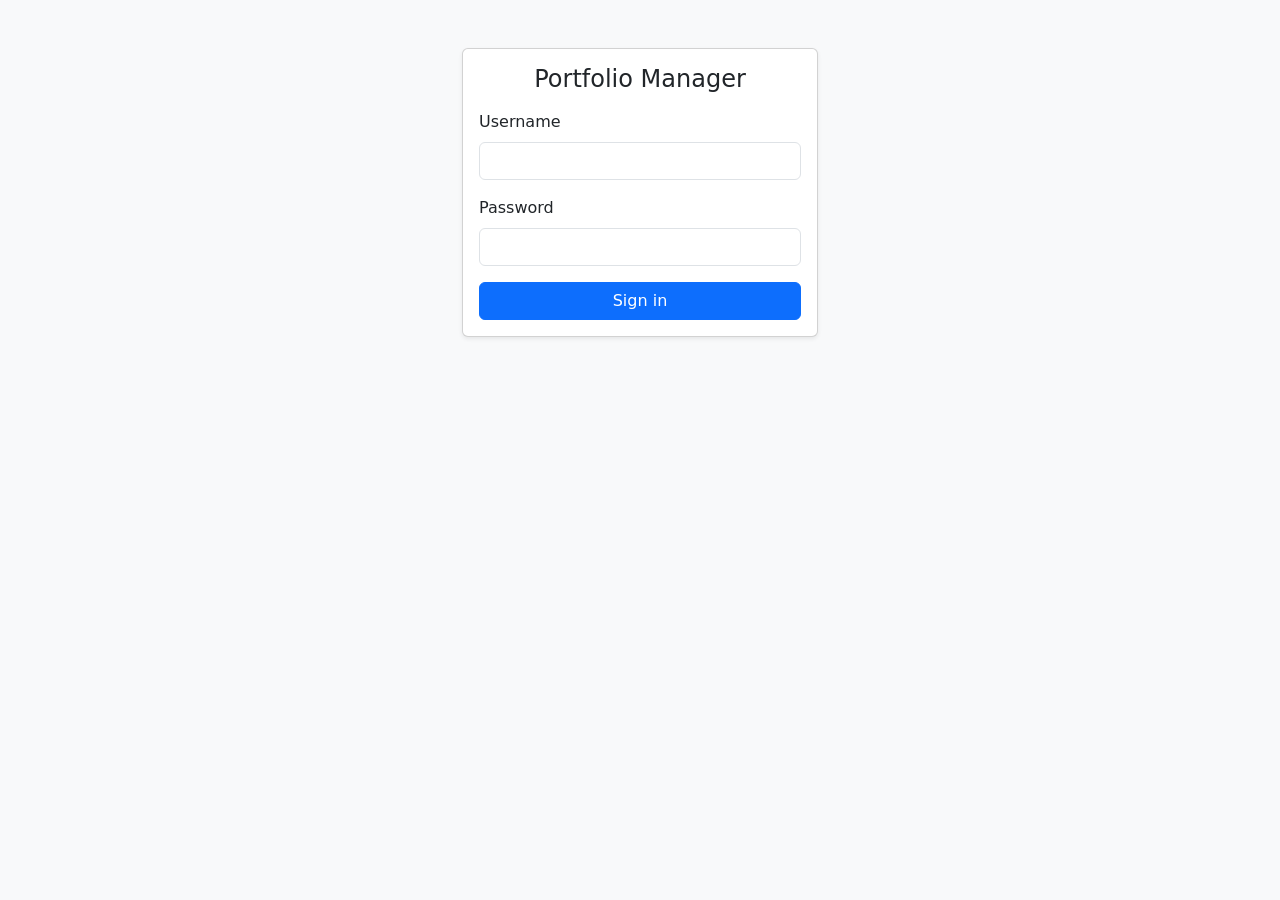
<file: src/main/resources/login.html>
<!doctype html>
<html lang="en">
<head>
  <meta charset="UTF-8">
  <meta name="viewport" content="width=device-width, initial-scale=1.0">
  <title>Portfolio Manager - Login</title>
  <link href="https://cdn.jsdelivr.net/npm/bootstrap@5.3.3/dist/css/bootstrap.min.css" rel="stylesheet">
</head>
<body class="bg-light">
<div class="container py-5">
  <div class="row justify-content-center">
    <div class="col-md-4">
      <div class="card shadow-sm">
        <div class="card-body">
          <h4 class="mb-3 text-center">Portfolio Manager</h4>
          <p class="text-muted small text-center"></p>
          <form method="post" action="/login">
            <div class="mb-3">
              <label for="username" class="form-label">Username</label>
              <input id="username" name="username" class="form-control" required>
            </div>
            <div class="mb-3">
              <label for="password" class="form-label">Password</label>
              <input id="password" name="password" type="password" class="form-control" required>
            </div>
            <button class="btn btn-primary w-100" type="submit">Sign in</button>
          </form>
        </div>
      </div>
    </div>
  </div>
</div>
</body>
</html>
</file>
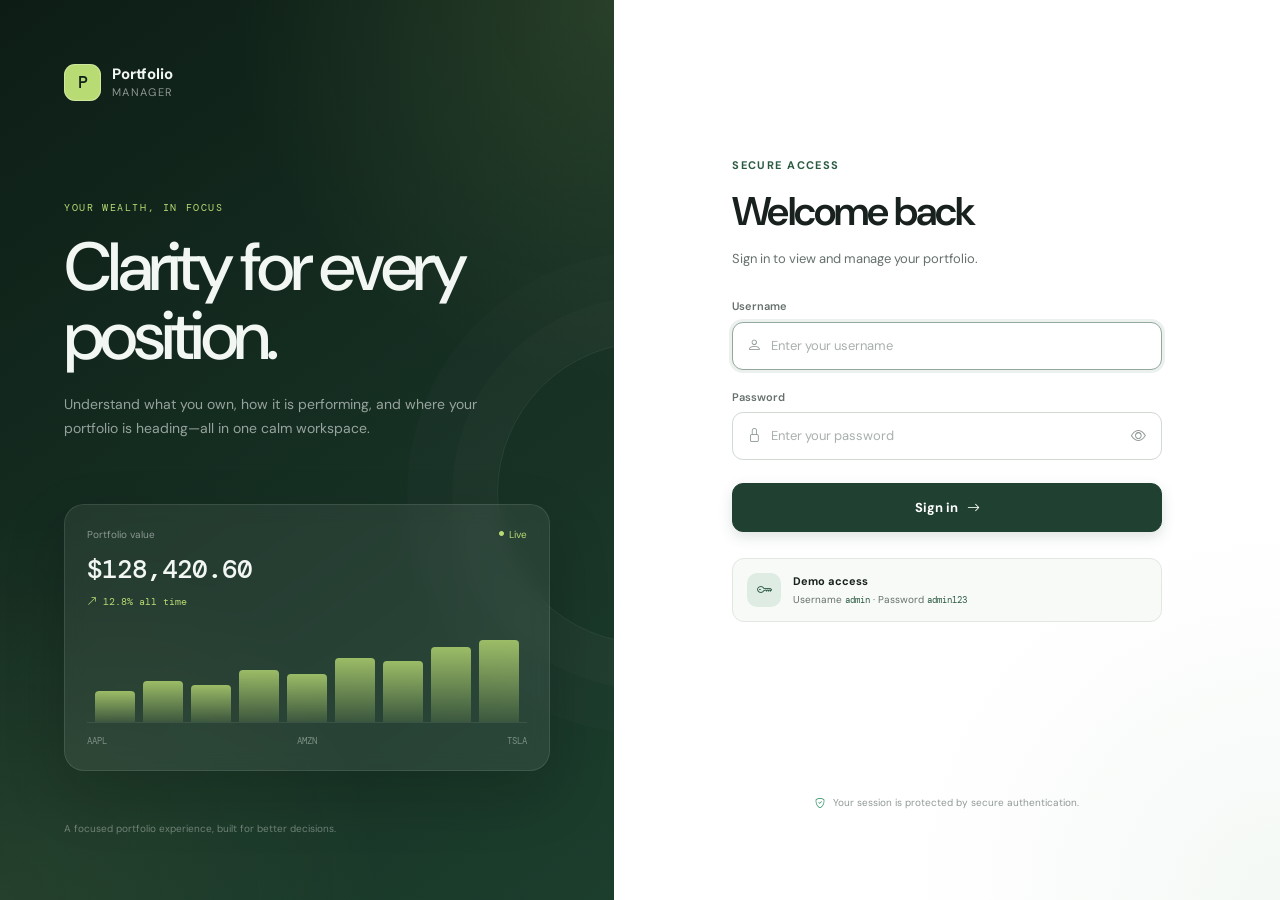
<file: src/main/resources/static/login.html>
<!doctype html>
<html lang="en">
<head>
  <meta charset="UTF-8">
  <meta name="viewport" content="width=device-width, initial-scale=1.0">
  <meta name="theme-color" content="#11221b">
  <title>Sign in · Portfolio Manager</title>
  <link rel="preconnect" href="https://fonts.googleapis.com">
  <link rel="preconnect" href="https://fonts.gstatic.com" crossorigin>
  <link href="https://fonts.googleapis.com/css2?family=DM+Mono:wght@400;500&amp;family=DM+Sans:wght@400;500;600;700&amp;display=swap" rel="stylesheet">
  <link href="https://cdn.jsdelivr.net/npm/bootstrap-icons@1.11.3/font/bootstrap-icons.min.css" rel="stylesheet">
  <link href="css/style.css" rel="stylesheet">
</head>
<body class="login-page">
<main class="login-shell">
  <section class="login-showcase" aria-label="Portfolio Manager introduction">
    <a class="brand brand-light" href="login.html" aria-label="Portfolio Manager sign in">
      <span class="brand-mark" aria-hidden="true">P</span>
      <span class="brand-copy">
                <strong>Portfolio</strong>
                <small>Manager</small>
            </span>
    </a>

    <div class="showcase-copy">
      <p class="showcase-kicker">YOUR WEALTH, IN FOCUS</p>
      <h1>Clarity for every position.</h1>
      <p>Understand what you own, how it is performing, and where your portfolio is heading—all in one calm workspace.</p>
    </div>

    <div class="showcase-preview" aria-hidden="true">
      <div class="preview-topline">
        <span>Portfolio value</span>
        <span class="preview-live"><i class="bi bi-circle-fill"></i> Live</span>
      </div>
      <strong>$128,420.60</strong>
      <div class="preview-return"><i class="bi bi-arrow-up-right"></i> 12.8% all time</div>
      <div class="preview-chart">
        <span style="height: 34%"></span>
        <span style="height: 46%"></span>
        <span style="height: 41%"></span>
        <span style="height: 58%"></span>
        <span style="height: 54%"></span>
        <span style="height: 72%"></span>
        <span style="height: 68%"></span>
        <span style="height: 84%"></span>
        <span style="height: 92%"></span>
      </div>
      <div class="preview-holdings">
        <span>AAPL</span><span>AMZN</span><span>TSLA</span>
      </div>
    </div>

    <p class="showcase-footer">A focused portfolio experience, built for better decisions.</p>
  </section>

  <section class="login-panel">
    <a class="brand login-mobile-brand" href="login.html" aria-label="Portfolio Manager sign in">
      <span class="brand-mark" aria-hidden="true">P</span>
      <span class="brand-copy">
                <strong>Portfolio</strong>
                <small>Manager</small>
            </span>
    </a>

    <div class="login-form-wrap">
      <div class="login-heading">
        <p class="eyebrow">Secure access</p>
        <h2>Welcome back</h2>
        <p>Sign in to view and manage your portfolio.</p>
      </div>

      <div class="login-notice" id="loginNotice" role="status" hidden></div>

      <form class="login-form" method="post" action="/login">
        <label class="form-field" for="username">
          <span>Username</span>
          <span class="login-input">
                        <i class="bi bi-person" aria-hidden="true"></i>
                        <input id="username" name="username" autocomplete="username" placeholder="Enter your username" required autofocus>
                    </span>
        </label>

        <label class="form-field" for="password">
          <span>Password</span>
          <span class="login-input">
                        <i class="bi bi-lock" aria-hidden="true"></i>
                        <input id="password" name="password" type="password" autocomplete="current-password" placeholder="Enter your password" required>
                        <button class="password-toggle" id="passwordToggle" type="button" aria-label="Show password">
                            <i class="bi bi-eye" aria-hidden="true"></i>
                        </button>
                    </span>
        </label>

        <button class="primary-button login-submit" type="submit">
          Sign in
          <i class="bi bi-arrow-right" aria-hidden="true"></i>
        </button>
      </form>

      <div class="demo-access">
        <span class="demo-icon"><i class="bi bi-key" aria-hidden="true"></i></span>
        <span>
                    <strong>Demo access</strong>
                    <small>Username <code>admin</code> · Password <code>admin123</code></small>
                </span>
      </div>
    </div>

    <p class="login-footer"><i class="bi bi-shield-check" aria-hidden="true"></i> Your session is protected by secure authentication.</p>
  </section>
</main>

<script>
  (() => {
    const params = new URLSearchParams(window.location.search);
    const notice = document.getElementById('loginNotice');
    if (params.has('error')) {
      notice.textContent = 'The username or password is incorrect. Please try again.';
      notice.className = 'login-notice error';
      notice.hidden = false;
    } else if (params.has('logout')) {
      notice.textContent = 'You have been signed out successfully.';
      notice.className = 'login-notice success';
      notice.hidden = false;
    }

    const toggle = document.getElementById('passwordToggle');
    const password = document.getElementById('password');
    toggle.addEventListener('click', () => {
      const showing = password.type === 'text';
      password.type = showing ? 'password' : 'text';
      toggle.setAttribute('aria-label', showing ? 'Show password' : 'Hide password');
      toggle.querySelector('i').className = showing ? 'bi bi-eye' : 'bi bi-eye-slash';
    });
  })();
</script>
</body>
</html>
</file>
<file: src/main/resources/static/css/style.css>
:root {
    --canvas: #f4f6f2;
    --surface: #ffffff;
    --surface-soft: #f8faf7;
    --surface-tint: #eef3ed;
    --ink: #18211d;
    --ink-soft: #66716b;
    --ink-faint: #919a95;
    --line: #e2e7e2;
    --line-strong: #d2d9d3;
    --forest-950: #102119;
    --forest-900: #162b21;
    --forest-800: #204131;
    --forest-700: #2b5a43;
    --forest-100: #dfece4;
    --forest-50: #edf5f0;
    --lime: #b9db73;
    --lime-soft: #e6f2cb;
    --amber: #e8a45c;
    --amber-soft: #f9ead8;
    --positive: #21865b;
    --positive-soft: #e6f4ed;
    --negative: #c4534f;
    --negative-soft: #f9e8e6;
    --shadow-sm: 0 1px 2px rgba(18, 40, 29, 0.04), 0 6px 18px rgba(18, 40, 29, 0.035);
    --shadow-lg: 0 24px 70px rgba(14, 37, 25, 0.16);
    --radius-xl: 24px;
    --radius-lg: 18px;
    --radius-md: 14px;
    --radius-sm: 10px;
    --sidebar-width: 248px;
}

* {
    box-sizing: border-box;
}

[hidden] {
    display: none !important;
}

html {
    scroll-behavior: smooth;
}

body {
    margin: 0;
    color: var(--ink);
    background: var(--canvas);
    font-family: "DM Sans", -apple-system, BlinkMacSystemFont, "Segoe UI", sans-serif;
    font-size: 15px;
    line-height: 1.5;
    -webkit-font-smoothing: antialiased;
}

button,
input,
select {
    font: inherit;
}

button,
a,
input,
select {
    -webkit-tap-highlight-color: transparent;
}

button {
    cursor: pointer;
}

a {
    color: inherit;
    text-decoration: none;
}

h1,
h2,
h3,
p {
    margin-top: 0;
}

.visually-hidden {
    position: absolute !important;
    width: 1px !important;
    height: 1px !important;
    padding: 0 !important;
    margin: -1px !important;
    overflow: hidden !important;
    clip: rect(0, 0, 0, 0) !important;
    white-space: nowrap !important;
    border: 0 !important;
}

.skip-link {
    position: fixed;
    z-index: 200;
    top: 12px;
    left: 12px;
    transform: translateY(-160%);
    border-radius: 8px;
    background: var(--surface);
    padding: 10px 14px;
    box-shadow: var(--shadow-lg);
    font-weight: 700;
    transition: transform 160ms ease;
}

.skip-link:focus {
    transform: translateY(0);
}

:focus-visible {
    outline: 3px solid rgba(43, 90, 67, 0.28);
    outline-offset: 3px;
}

.dashboard-page {
    min-height: 100vh;
}

.app-layout {
    display: grid;
    grid-template-columns: var(--sidebar-width) minmax(0, 1fr);
    min-height: 100vh;
}

.sidebar {
    position: sticky;
    top: 0;
    height: 100vh;
    display: flex;
    flex-direction: column;
    padding: 28px 20px 20px;
    color: #f7fbf8;
    background:
            radial-gradient(circle at 20% 8%, rgba(185, 219, 115, 0.08), transparent 28%),
            linear-gradient(180deg, var(--forest-950), #0d1c15 100%);
}

.brand {
    display: inline-flex;
    align-items: center;
    gap: 11px;
    width: fit-content;
}

.brand-mark {
    width: 37px;
    height: 37px;
    display: grid;
    place-items: center;
    flex: 0 0 auto;
    border-radius: 11px;
    color: var(--forest-950);
    background: var(--lime);
    font-family: "DM Mono", monospace;
    font-size: 17px;
    font-weight: 500;
    box-shadow: inset 0 0 0 1px rgba(255, 255, 255, 0.3);
}

.brand-copy {
    display: grid;
    line-height: 1.05;
}

.brand-copy strong {
    font-size: 15px;
    letter-spacing: -0.01em;
}

.brand-copy small {
    margin-top: 4px;
    color: rgba(242, 248, 244, 0.55);
    font-size: 11px;
    letter-spacing: 0.12em;
    text-transform: uppercase;
}

.side-nav {
    display: grid;
    gap: 6px;
    margin-top: 56px;
}

.side-nav-link {
    display: flex;
    align-items: center;
    gap: 13px;
    min-height: 47px;
    padding: 0 14px;
    border: 1px solid transparent;
    border-radius: 12px;
    color: rgba(239, 247, 242, 0.64);
    font-size: 14px;
    font-weight: 500;
    transition: color 160ms ease, background 160ms ease, border-color 160ms ease;
}

.side-nav-link i {
    width: 18px;
    font-size: 16px;
}

.side-nav-link:hover {
    color: #fff;
    background: rgba(255, 255, 255, 0.05);
}

.side-nav-link.active {
    color: #fff;
    border-color: rgba(255, 255, 255, 0.07);
    background: rgba(255, 255, 255, 0.09);
}

.side-nav-link.active i {
    color: var(--lime);
}

.sidebar-bottom {
    display: grid;
    gap: 14px;
    margin-top: auto;
}

.market-status {
    display: flex;
    align-items: center;
    gap: 11px;
    padding: 13px 14px;
    border: 1px solid rgba(255, 255, 255, 0.08);
    border-radius: var(--radius-md);
    background: rgba(255, 255, 255, 0.04);
}

.status-dot {
    position: relative;
    width: 9px;
    height: 9px;
    border-radius: 50%;
    background: var(--lime);
    box-shadow: 0 0 0 4px rgba(185, 219, 115, 0.1);
}

.market-status span:last-child,
.account-copy {
    display: grid;
    min-width: 0;
}

.market-status strong,
.account-copy strong {
    overflow: hidden;
    font-size: 12px;
    font-weight: 600;
    text-overflow: ellipsis;
    white-space: nowrap;
}

.market-status small,
.account-copy small {
    color: rgba(239, 247, 242, 0.48);
    font-size: 11px;
}

.account-block {
    display: grid;
    grid-template-columns: auto minmax(0, 1fr) auto;
    align-items: center;
    gap: 10px;
    padding: 8px 5px;
}

.user-avatar {
    width: 35px;
    height: 35px;
    display: grid;
    place-items: center;
    border: 1px solid rgba(255, 255, 255, 0.12);
    border-radius: 50%;
    color: var(--lime);
    background: rgba(255, 255, 255, 0.07);
    font-family: "DM Mono", monospace;
    font-size: 11px;
}

.account-block form {
    margin: 0;
}

.icon-button {
    width: 38px;
    height: 38px;
    display: inline-grid;
    place-items: center;
    flex: 0 0 auto;
    border: 1px solid var(--line);
    border-radius: 11px;
    color: var(--ink-soft);
    background: var(--surface);
    transition: color 160ms ease, background 160ms ease, border-color 160ms ease;
}

.icon-button:hover {
    color: var(--forest-700);
    border-color: var(--line-strong);
    background: var(--surface-soft);
}

.logout-button {
    width: 34px;
    height: 34px;
    color: rgba(239, 247, 242, 0.55);
    border-color: transparent;
    background: transparent;
}

.logout-button:hover {
    color: #fff;
    border-color: rgba(255, 255, 255, 0.1);
    background: rgba(255, 255, 255, 0.08);
}

.main-content {
    width: 100%;
    max-width: 1600px;
    min-width: 0;
    margin: 0 auto;
    padding: 38px clamp(24px, 3.5vw, 58px) 24px;
}

.topbar {
    display: flex;
    align-items: flex-end;
    justify-content: space-between;
    gap: 24px;
    margin-bottom: 26px;
    scroll-margin-top: 32px;
}

.eyebrow,
.card-kicker {
    margin-bottom: 7px;
    color: var(--forest-700);
    font-size: 11px;
    font-weight: 700;
    letter-spacing: 0.13em;
    text-transform: uppercase;
}

.topbar h1 {
    margin-bottom: 5px;
    font-size: clamp(25px, 3vw, 34px);
    font-weight: 600;
    letter-spacing: -0.04em;
    line-height: 1.14;
}

.topbar-date {
    margin-bottom: 0;
    color: var(--ink-soft);
    font-size: 13px;
}

.topbar-actions {
    display: flex;
    align-items: center;
    gap: 14px;
}

.last-updated {
    display: inline-flex;
    align-items: center;
    gap: 7px;
    color: var(--ink-faint);
    font-size: 12px;
    white-space: nowrap;
}

.last-updated i {
    color: var(--forest-700);
}

.primary-button,
.secondary-button,
.danger-button,
.text-button {
    min-height: 42px;
    display: inline-flex;
    align-items: center;
    justify-content: center;
    gap: 9px;
    border-radius: 11px;
    padding: 0 16px;
    font-size: 13px;
    font-weight: 700;
    transition: transform 160ms ease, box-shadow 160ms ease, background 160ms ease, border-color 160ms ease;
}

.primary-button {
    color: #fff;
    border: 1px solid var(--forest-800);
    background: var(--forest-800);
    box-shadow: 0 5px 14px rgba(31, 70, 52, 0.15);
}

.primary-button:hover {
    transform: translateY(-1px);
    border-color: var(--forest-700);
    background: var(--forest-700);
    box-shadow: 0 8px 20px rgba(31, 70, 52, 0.2);
}

.primary-button:disabled,
.secondary-button:disabled,
.danger-button:disabled {
    cursor: wait;
    opacity: 0.65;
    transform: none;
    box-shadow: none;
}

.secondary-button {
    color: var(--forest-800);
    border: 1px solid var(--line-strong);
    background: var(--surface);
}

.secondary-button:hover {
    border-color: #b8c6bb;
    background: var(--forest-50);
}

.danger-button {
    color: #fff;
    border: 1px solid var(--negative);
    background: var(--negative);
}

.danger-button:hover {
    background: #ab403d;
}

.text-button {
    color: var(--ink-soft);
    border: 1px solid transparent;
    background: transparent;
}

.text-button:hover {
    color: var(--ink);
    background: var(--surface-soft);
}

.portfolio-hero {
    position: relative;
    isolation: isolate;
    display: grid;
    grid-template-columns: minmax(290px, 1.1fr) minmax(450px, 1fr);
    gap: 36px;
    overflow: hidden;
    padding: clamp(26px, 3.2vw, 42px);
    border-radius: var(--radius-xl);
    color: #f5faf6;
    background:
            radial-gradient(circle at 7% 120%, rgba(185, 219, 115, 0.19), transparent 38%),
            radial-gradient(circle at 83% -45%, rgba(185, 219, 115, 0.13), transparent 38%),
            linear-gradient(118deg, #11271d 0%, #19372a 55%, #204632 100%);
    box-shadow: 0 16px 38px rgba(16, 41, 28, 0.13);
}

.portfolio-hero::after {
    content: "";
    position: absolute;
    z-index: -1;
    width: 260px;
    height: 260px;
    right: -95px;
    bottom: -170px;
    border: 1px solid rgba(255, 255, 255, 0.11);
    border-radius: 50%;
    box-shadow:
            0 0 0 38px rgba(255, 255, 255, 0.02),
            0 0 0 76px rgba(255, 255, 255, 0.015);
}

.value-heading {
    display: flex;
    align-items: center;
    justify-content: space-between;
    gap: 12px;
}

.value-heading p {
    margin-bottom: 0;
    color: rgba(241, 248, 243, 0.65);
    font-size: 13px;
}

.privacy-indicator {
    display: inline-flex;
    align-items: center;
    gap: 6px;
    padding: 5px 9px;
    border: 1px solid rgba(255, 255, 255, 0.1);
    border-radius: 999px;
    color: rgba(244, 249, 245, 0.64);
    background: rgba(255, 255, 255, 0.05);
    font-size: 10px;
    letter-spacing: 0.05em;
    text-transform: uppercase;
}

.hero-value {
    margin: 12px 0 8px;
    font-family: "DM Mono", monospace;
    font-size: clamp(34px, 4.3vw, 54px);
    font-weight: 500;
    letter-spacing: -0.06em;
    line-height: 1.05;
}

.return-line {
    display: flex;
    align-items: center;
    gap: 10px;
    color: rgba(241, 248, 243, 0.54);
    font-size: 12px;
}

.return-badge {
    display: inline-flex;
    align-items: center;
    gap: 5px;
    padding: 5px 8px;
    border-radius: 999px;
    font-family: "DM Mono", monospace;
    font-size: 11px;
    font-weight: 500;
}

.return-badge.profit {
    color: #dff4b4;
    background: rgba(185, 219, 115, 0.14);
}

.return-badge.loss {
    color: #ffc7c4;
    background: rgba(255, 148, 143, 0.12);
}

.return-badge.neutral {
    color: rgba(241, 248, 243, 0.72);
    background: rgba(255, 255, 255, 0.08);
}

.hero-metrics {
    display: grid;
    grid-template-columns: repeat(3, minmax(0, 1fr));
    align-self: stretch;
    border: 1px solid rgba(255, 255, 255, 0.1);
    border-radius: var(--radius-lg);
    background: rgba(255, 255, 255, 0.055);
    backdrop-filter: blur(8px);
}

.hero-metric {
    display: flex;
    flex-direction: column;
    justify-content: center;
    gap: 7px;
    min-width: 0;
    padding: 20px;
}

.hero-metric + .hero-metric {
    border-left: 1px solid rgba(255, 255, 255, 0.1);
}

.hero-metric span {
    color: rgba(241, 248, 243, 0.52);
    font-size: 11px;
}

.hero-metric strong {
    width: 100%;
    min-width: 0;
    overflow: visible;
    font-family: "DM Mono", monospace;
    font-size: clamp(15px, 1.45vw, 21px);
    font-variant-numeric: tabular-nums;
    font-weight: 500;
    letter-spacing: -0.035em;
    text-overflow: clip;
    white-space: nowrap;
}

.skeleton-text {
    opacity: 0.45;
    animation: pulse 1.1s ease-in-out infinite alternate;
}

.analytics-grid {
    display: grid;
    grid-template-columns: minmax(0, 1.65fr) minmax(330px, 0.9fr);
    gap: 20px;
    margin-top: 20px;
}

.surface-card {
    border: 1px solid var(--line);
    border-radius: var(--radius-lg);
    background: var(--surface);
    box-shadow: var(--shadow-sm);
}

.performance-card,
.allocation-card {
    min-height: 390px;
    padding: 24px;
}

.card-heading {
    display: flex;
    align-items: flex-start;
    justify-content: space-between;
    gap: 18px;
}

.card-heading h2 {
    margin-bottom: 0;
    font-size: 18px;
    font-weight: 600;
    letter-spacing: -0.025em;
}

.card-heading .card-kicker {
    margin-bottom: 5px;
    color: var(--ink-faint);
}

.card-context {
    flex: 0 0 auto;
    padding: 6px 9px;
    border: 1px solid var(--line);
    border-radius: 999px;
    color: var(--ink-soft);
    background: var(--surface-soft);
    font-size: 10px;
}

.performance-summary {
    margin: 18px 0 2px;
    color: var(--ink-soft);
    font-size: 12px;
}

.chart-wrap {
    position: relative;
}

.chart-wrap-performance {
    height: 290px;
    margin-top: 2px;
}

.chart-wrap-performance canvas {
    width: 100% !important;
    height: 100% !important;
}

.chart-empty,
.chart-placeholder {
    position: absolute;
    inset: 0;
    display: flex;
    flex-direction: column;
    align-items: center;
    justify-content: center;
    gap: 7px;
    color: var(--ink-faint);
    text-align: center;
}

.chart-empty[hidden] {
    display: none;
}

.chart-empty i,
.chart-placeholder i {
    margin-bottom: 3px;
    color: #a9b7ad;
    font-size: 24px;
}

.chart-empty strong {
    color: var(--ink-soft);
    font-size: 13px;
}

.chart-empty span,
.chart-placeholder span {
    font-size: 11px;
}

.allocation-layout {
    display: grid;
    grid-template-columns: minmax(150px, 1fr) minmax(120px, 0.8fr);
    align-items: center;
    gap: 18px;
    min-height: 300px;
    padding-top: 10px;
}

.donut-wrap {
    position: relative;
    width: 100%;
    height: 230px;
}

.donut-wrap canvas {
    width: 100% !important;
    height: 100% !important;
}

.donut-center {
    position: absolute;
    top: 50%;
    left: 50%;
    display: grid;
    transform: translate(-50%, -50%);
    text-align: center;
    pointer-events: none;
}

.donut-center strong {
    font-family: "DM Mono", monospace;
    font-size: 24px;
    font-weight: 500;
}

.donut-center span {
    color: var(--ink-faint);
    font-size: 10px;
    text-transform: uppercase;
}

.allocation-legend {
    display: grid;
    gap: 12px;
}

.legend-item {
    display: grid;
    grid-template-columns: auto minmax(0, 1fr) auto;
    align-items: center;
    gap: 8px;
    color: var(--ink-soft);
    font-size: 11px;
}

.legend-dot {
    width: 7px;
    height: 7px;
    border-radius: 50%;
}

.legend-item strong {
    overflow: hidden;
    color: var(--ink);
    font-family: "DM Mono", monospace;
    font-size: 11px;
    font-weight: 500;
    text-overflow: ellipsis;
}

.holdings-card,
.market-card {
    margin-top: 20px;
    scroll-margin-top: 24px;
}

.forecast-card {
    margin-top: 20px;
    scroll-margin-top: 24px;
}

.holdings-heading,
.market-heading {
    align-items: center;
    padding: 22px 24px;
    border-bottom: 1px solid var(--line);
}

.holdings-tools {
    display: flex;
    gap: 10px;
}

.search-field {
    min-width: 210px;
    display: flex;
    align-items: center;
    gap: 9px;
    min-height: 39px;
    padding: 0 12px;
    border: 1px solid var(--line);
    border-radius: 10px;
    color: var(--ink-faint);
    background: var(--surface-soft);
}

.search-field:focus-within {
    border-color: #a9bcb0;
    box-shadow: 0 0 0 3px rgba(43, 90, 67, 0.08);
}

.search-field input {
    min-width: 0;
    width: 100%;
    border: 0;
    outline: 0;
    color: var(--ink);
    background: transparent;
    font-size: 12px;
}

.search-field input::placeholder {
    color: var(--ink-faint);
}

.filter-field select,
.snapshot-controls select {
    min-height: 39px;
    padding: 0 10px;
    border: 1px solid var(--line);
    border-radius: 10px;
    outline: none;
    color: var(--ink-soft);
    background: var(--surface);
    font-size: 12px;
}

.filter-field select:focus,
.snapshot-controls select:focus {
    border-color: #a9bcb0;
    box-shadow: 0 0 0 3px rgba(43, 90, 67, 0.08);
}

.table-scroller {
    overflow-x: auto;
}

.holdings-table {
    width: 100%;
    border-collapse: collapse;
}

.holdings-table th {
    padding: 12px 18px;
    color: var(--ink-faint);
    background: #fbfcfa;
    font-size: 10px;
    font-weight: 700;
    letter-spacing: 0.09em;
    text-align: right;
    text-transform: uppercase;
    white-space: nowrap;
}

.holdings-table th:first-child {
    padding-left: 24px;
    text-align: left;
}

.holdings-table th:last-child {
    padding-right: 24px;
}

.holdings-table td {
    padding: 17px 18px;
    border-top: 1px solid var(--line);
    font-family: "DM Mono", monospace;
    font-size: 12px;
    text-align: right;
    white-space: nowrap;
}

.holdings-table td:first-child {
    padding-left: 24px;
    font-family: "DM Sans", sans-serif;
    text-align: left;
}

.holdings-table td:last-child {
    padding-right: 24px;
}

.holdings-table tbody tr {
    transition: background 140ms ease;
}

.holdings-table tbody tr:hover {
    background: #fbfcfa;
}

.asset-cell {
    display: flex;
    align-items: center;
    gap: 11px;
}

.asset-monogram {
    width: 37px;
    height: 37px;
    display: grid;
    place-items: center;
    flex: 0 0 auto;
    border-radius: 10px;
    color: var(--forest-800);
    background: var(--forest-50);
    font-family: "DM Mono", monospace;
    font-size: 12px;
    font-weight: 500;
}

.asset-copy {
    display: grid;
    gap: 2px;
}

.asset-copy strong {
    font-size: 13px;
    font-weight: 700;
}

.asset-copy small {
    color: var(--ink-faint);
    font-size: 10px;
    letter-spacing: 0.04em;
    text-transform: capitalize;
}

.table-return {
    display: inline-flex;
    align-items: center;
    gap: 5px;
    min-width: 78px;
    justify-content: flex-end;
    font-weight: 500;
}

.profit {
    color: var(--positive) !important;
}

.loss {
    color: var(--negative) !important;
}

.neutral {
    color: var(--ink-soft);
}

.row-actions {
    display: inline-flex;
    justify-content: flex-end;
    gap: 4px;
}

.row-action {
    width: 32px;
    height: 32px;
    display: inline-grid;
    place-items: center;
    border: 1px solid transparent;
    border-radius: 9px;
    color: var(--ink-faint);
    background: transparent;
    transition: color 140ms ease, border-color 140ms ease, background 140ms ease;
}

.row-action:hover {
    color: var(--forest-700);
    border-color: var(--line);
    background: var(--surface);
}

.row-action.remove:hover {
    color: var(--negative);
    border-color: #f0d5d2;
    background: var(--negative-soft);
}

.loading-row td {
    height: 110px;
    text-align: center !important;
}

.table-loading {
    display: inline-flex;
    align-items: center;
    gap: 9px;
    color: var(--ink-faint);
    font-family: "DM Sans", sans-serif;
    font-size: 12px;
}

.table-loading i,
.is-spinning {
    animation: spin 850ms linear infinite;
}

.empty-state {
    display: flex;
    flex-direction: column;
    align-items: center;
    padding: 54px 24px;
    text-align: center;
}

.empty-state[hidden] {
    display: none;
}

.empty-icon {
    width: 48px;
    height: 48px;
    display: grid;
    place-items: center;
    margin-bottom: 15px;
    border-radius: 15px;
    color: var(--forest-700);
    background: var(--forest-50);
    font-size: 19px;
}

.empty-state h3 {
    margin-bottom: 6px;
    font-size: 16px;
}

.empty-state p {
    max-width: 390px;
    margin-bottom: 19px;
    color: var(--ink-soft);
    font-size: 12px;
}

.holdings-footer {
    display: flex;
    align-items: center;
    justify-content: space-between;
    min-height: 52px;
    padding: 0 24px;
    border-top: 1px solid var(--line);
    color: var(--ink-faint);
    background: #fbfcfa;
    font-size: 11px;
}

.holdings-footer strong {
    margin-left: 6px;
    color: var(--ink);
    font-family: "DM Mono", monospace;
    font-weight: 500;
}

.snapshot-controls {
    display: flex;
    align-items: center;
    gap: 9px;
}

.forecast-controls {
    flex-wrap: wrap;
    justify-content: flex-end;
}

.snapshot-controls select {
    min-width: 112px;
    color: var(--ink);
    font-family: "DM Mono", monospace;
    font-weight: 500;
}

.snapshot-controls .secondary-button {
    min-height: 39px;
}

.market-body {
    display: grid;
    grid-template-columns: minmax(210px, 0.62fr) minmax(360px, 1.65fr) minmax(180px, 0.58fr);
    min-height: 360px;
}

.quote-panel {
    display: flex;
    flex-direction: column;
    padding: 28px 24px;
    border-right: 1px solid var(--line);
    background: linear-gradient(145deg, #f7faf7, #fff);
}

.quote-topline {
    display: flex;
    align-items: center;
    gap: 10px;
}

.ticker-mark {
    width: 32px;
    height: 32px;
    display: grid;
    place-items: center;
    border-radius: 9px;
    color: var(--forest-800);
    background: var(--forest-100);
    font-family: "DM Mono", monospace;
    font-size: 10px;
    font-weight: 500;
}

.quote-ticker {
    color: var(--ink-soft);
    font-size: 12px;
}

.quote-price {
    margin-top: 25px;
    font-family: "DM Mono", monospace;
    font-size: clamp(26px, 3vw, 36px);
    font-weight: 500;
    letter-spacing: -0.04em;
}

.quote-change {
    margin-top: 6px;
    font-family: "DM Mono", monospace;
    font-size: 11px;
}

.quote-range {
    display: grid;
    grid-template-columns: 1fr 1fr;
    gap: 8px;
    margin-top: auto;
    padding-top: 30px;
}

.quote-range span {
    display: grid;
    gap: 4px;
}

.quote-range small {
    color: var(--ink-faint);
    font-size: 9px;
    text-transform: uppercase;
}

.quote-range strong {
    font-family: "DM Mono", monospace;
    font-size: 11px;
    font-weight: 500;
}

.quote-time {
    margin: 20px 0 0;
    color: var(--ink-faint);
    font-size: 9px;
}

.market-chart-panel {
    min-width: 0;
    padding: 25px 24px 20px;
}

.chart-toolbar {
    display: flex;
    align-items: flex-start;
    justify-content: space-between;
    gap: 18px;
}

.chart-toolbar > div:first-child {
    display: grid;
    gap: 3px;
}

.chart-toolbar span {
    font-size: 12px;
    font-weight: 600;
}

.chart-toolbar small {
    color: var(--ink-faint);
    font-size: 10px;
}

.chart-toolbar small.success {
    color: var(--positive);
}

.chart-toolbar small.error {
    color: var(--negative);
}

.period-selector {
    display: inline-flex;
    padding: 3px;
    border: 1px solid var(--line);
    border-radius: 9px;
    background: var(--surface-soft);
}

.period-selector button {
    min-width: 39px;
    height: 27px;
    border: 0;
    border-radius: 6px;
    color: var(--ink-faint);
    background: transparent;
    font-size: 9px;
    font-weight: 700;
}

.period-selector button.active {
    color: var(--forest-800);
    background: var(--surface);
    box-shadow: 0 1px 3px rgba(20, 39, 29, 0.1);
}

.snapshot-chart-wrap {
    position: relative;
    height: 275px;
    margin-top: 8px;
}

.snapshot-chart-wrap canvas {
    position: relative;
    z-index: 1;
    width: 100% !important;
    height: 100% !important;
}

.chart-placeholder {
    background:
            repeating-linear-gradient(to bottom, transparent 0, transparent 54px, rgba(226, 231, 226, 0.65) 55px),
            linear-gradient(180deg, transparent, rgba(239, 245, 240, 0.35));
}

.market-stats {
    display: grid;
    grid-template-columns: 1fr;
    border-left: 1px solid var(--line);
}

.forecast-body {
    display: grid;
    grid-template-columns: minmax(420px, 2.2fr) minmax(220px, 0.8fr);
    min-height: 360px;
}

.forecast-chart-wrap {
    margin: 0;
    height: 340px;
    padding: 20px 24px;
}

.forecast-stats {
    border-left: 1px solid var(--line);
}

.forecast-message {
    min-height: 44px;
    padding: 0 24px 18px;
    color: var(--ink-soft);
    font-size: 11px;
}

.market-stat {
    display: flex;
    align-items: center;
    justify-content: space-between;
    gap: 12px;
    padding: 13px 18px;
}

.market-stat + .market-stat {
    border-top: 1px solid var(--line);
}

.market-stat span {
    color: var(--ink-faint);
    font-size: 9px;
    text-transform: uppercase;
}

.market-stat strong {
    font-family: "DM Mono", monospace;
    font-size: 10px;
    font-weight: 500;
    text-align: right;
}

.page-footer {
    display: flex;
    align-items: center;
    justify-content: space-between;
    gap: 20px;
    padding: 27px 3px 4px;
    color: var(--ink-faint);
    font-size: 10px;
}

.page-footer span:first-child {
    color: var(--ink-soft);
    font-weight: 600;
}

.app-dialog {
    width: min(92vw, 590px);
    max-height: min(88vh, 760px);
    overflow: auto;
    padding: 0;
    border: 1px solid var(--line);
    border-radius: 22px;
    color: var(--ink);
    background: var(--surface);
    box-shadow: var(--shadow-lg);
}

.app-dialog::backdrop {
    background: rgba(9, 22, 15, 0.56);
    backdrop-filter: blur(5px);
}

.app-dialog[open] {
    animation: dialog-in 180ms ease-out;
}

.dialog-header {
    display: flex;
    align-items: flex-start;
    justify-content: space-between;
    gap: 20px;
    padding: 24px 26px 18px;
}

.dialog-header h2,
.confirm-dialog h2 {
    margin-bottom: 0;
    font-size: 20px;
    font-weight: 600;
    letter-spacing: -0.025em;
}

.dialog-body {
    padding: 0 26px 24px;
}

.dialog-intro {
    margin-bottom: 22px;
    color: var(--ink-soft);
    font-size: 12px;
}

.form-grid {
    display: grid;
    grid-template-columns: 1fr 1fr;
    gap: 18px;
}

.form-field {
    display: grid;
    gap: 7px;
    min-width: 0;
}

.form-field > span:first-child {
    color: var(--ink-soft);
    font-size: 11px;
    font-weight: 600;
}

.form-field input,
.form-field select {
    width: 100%;
    min-height: 44px;
    padding: 0 12px;
    border: 1px solid var(--line-strong);
    border-radius: 10px;
    outline: none;
    color: var(--ink);
    background: var(--surface);
    font-size: 13px;
    transition: border-color 150ms ease, box-shadow 150ms ease;
}

.form-field select {
    padding-right: 10px;
    background: var(--surface);
}

.form-field input:focus,
.form-field select:focus {
    border-color: #92a99b;
    box-shadow: 0 0 0 3px rgba(43, 90, 67, 0.09);
}

.form-field input::placeholder {
    color: #a9b0ac;
}

.form-field-wide {
    grid-column: 1 / -1;
}

.input-with-prefix {
    display: flex;
    align-items: center;
    min-height: 44px;
    overflow: hidden;
    border: 1px solid var(--line-strong);
    border-radius: 10px;
    color: var(--ink-faint);
    background: var(--surface);
}

.input-with-prefix:focus-within {
    border-color: #92a99b;
    box-shadow: 0 0 0 3px rgba(43, 90, 67, 0.09);
}

.input-with-prefix > span:first-child {
    padding-left: 12px;
    font-family: "DM Mono", monospace;
    font-size: 12px;
}

.input-with-prefix input {
    min-height: 42px;
    border: 0;
    box-shadow: none;
}

.input-with-prefix input:focus {
    box-shadow: none;
}

.form-message {
    min-height: 18px;
    margin-top: 13px;
    font-size: 11px;
}

.form-message.error {
    color: var(--negative);
}

.form-message.success {
    color: var(--positive);
}

.dialog-footer {
    display: flex;
    align-items: center;
    justify-content: flex-end;
    gap: 8px;
    padding: 16px 26px;
    border-top: 1px solid var(--line);
    background: #fbfcfa;
}

.confirm-dialog {
    width: min(92vw, 440px);
}

.confirm-dialog .dialog-header {
    padding-bottom: 10px;
}

.confirm-dialog .dialog-body {
    padding-bottom: 25px;
}

.confirm-dialog .dialog-body p {
    margin: 9px 0 0;
    color: var(--ink-soft);
    font-size: 12px;
}

.danger-icon {
    width: 44px;
    height: 44px;
    display: grid;
    place-items: center;
    border-radius: 13px;
    color: var(--negative);
    background: var(--negative-soft);
    font-size: 17px;
}

.toast-region {
    position: fixed;
    z-index: 300;
    right: 22px;
    bottom: 22px;
    display: grid;
    gap: 10px;
    width: min(360px, calc(100vw - 32px));
}

.app-toast {
    display: grid;
    grid-template-columns: auto 1fr auto;
    align-items: center;
    gap: 11px;
    padding: 13px 14px;
    border: 1px solid var(--line);
    border-radius: 13px;
    background: var(--surface);
    box-shadow: 0 16px 40px rgba(17, 39, 27, 0.16);
    animation: toast-in 220ms ease-out;
}

.toast-icon {
    width: 28px;
    height: 28px;
    display: grid;
    place-items: center;
    border-radius: 50%;
    font-size: 12px;
}

.app-toast.success .toast-icon {
    color: var(--positive);
    background: var(--positive-soft);
}

.app-toast.error .toast-icon {
    color: var(--negative);
    background: var(--negative-soft);
}

.app-toast span:nth-child(2) {
    font-size: 12px;
}

.toast-close {
    width: 28px;
    height: 28px;
    border: 0;
    border-radius: 8px;
    color: var(--ink-faint);
    background: transparent;
}

.toast-close:hover {
    color: var(--ink);
    background: var(--surface-soft);
}

/* Sign-in page */

.login-page {
    min-height: 100vh;
    background: var(--surface);
}

.login-shell {
    display: grid;
    grid-template-columns: minmax(460px, 0.96fr) minmax(470px, 1.04fr);
    min-height: 100vh;
}

.login-showcase {
    position: relative;
    display: flex;
    flex-direction: column;
    overflow: hidden;
    padding: clamp(34px, 5vw, 68px);
    color: #f2f7f3;
    background:
            radial-gradient(circle at 100% 0%, rgba(185, 219, 115, 0.13), transparent 35%),
            radial-gradient(circle at 0% 100%, rgba(185, 219, 115, 0.08), transparent 35%),
            linear-gradient(145deg, #0d1d15, #183326 65%, #1c3e2d);
}

.login-showcase::after {
    content: "";
    position: absolute;
    width: 300px;
    height: 300px;
    right: -185px;
    top: 38%;
    border: 1px solid rgba(255, 255, 255, 0.08);
    border-radius: 50%;
    box-shadow:
            0 0 0 45px rgba(255, 255, 255, 0.015),
            0 0 0 90px rgba(255, 255, 255, 0.01);
}

.showcase-copy {
    max-width: 520px;
    margin-top: clamp(66px, 11vh, 130px);
}

.showcase-kicker {
    margin-bottom: 18px;
    color: var(--lime);
    font-family: "DM Mono", monospace;
    font-size: 10px;
    letter-spacing: 0.16em;
}

.showcase-copy h1 {
    max-width: 500px;
    margin-bottom: 20px;
    font-size: clamp(42px, 5.5vw, 68px);
    font-weight: 500;
    letter-spacing: -0.055em;
    line-height: 1.02;
}

.showcase-copy > p:last-child {
    max-width: 460px;
    margin-bottom: 0;
    color: rgba(241, 247, 243, 0.59);
    font-size: 14px;
    line-height: 1.75;
}

.showcase-preview {
    position: relative;
    z-index: 1;
    width: min(100%, 500px);
    margin-top: clamp(36px, 7vh, 70px);
    padding: 22px;
    border: 1px solid rgba(255, 255, 255, 0.1);
    border-radius: 20px;
    background: rgba(255, 255, 255, 0.065);
    box-shadow: 0 24px 60px rgba(2, 13, 7, 0.18);
    backdrop-filter: blur(9px);
}

.preview-topline {
    display: flex;
    align-items: center;
    justify-content: space-between;
    color: rgba(241, 247, 243, 0.5);
    font-size: 10px;
}

.preview-live {
    display: inline-flex;
    align-items: center;
    gap: 5px;
    color: var(--lime);
}

.preview-live i {
    font-size: 5px;
}

.showcase-preview > strong {
    display: block;
    margin-top: 8px;
    font-family: "DM Mono", monospace;
    font-size: 26px;
    font-weight: 500;
    letter-spacing: -0.04em;
}

.preview-return {
    margin-top: 5px;
    color: var(--lime);
    font-family: "DM Mono", monospace;
    font-size: 10px;
}

.preview-chart {
    height: 90px;
    display: flex;
    align-items: flex-end;
    gap: 8px;
    margin-top: 24px;
    padding: 0 8px;
    border-bottom: 1px solid rgba(255, 255, 255, 0.08);
}

.preview-chart span {
    flex: 1;
    border-radius: 4px 4px 0 0;
    background: linear-gradient(180deg, rgba(185, 219, 115, 0.8), rgba(185, 219, 115, 0.13));
}

.preview-holdings {
    display: flex;
    justify-content: space-between;
    margin-top: 12px;
    color: rgba(241, 247, 243, 0.42);
    font-family: "DM Mono", monospace;
    font-size: 9px;
}

.showcase-footer {
    position: relative;
    z-index: 1;
    margin: auto 0 0;
    padding-top: 36px;
    color: rgba(241, 247, 243, 0.38);
    font-size: 10px;
}

.login-panel {
    display: flex;
    flex-direction: column;
    justify-content: center;
    padding: clamp(32px, 7vw, 100px);
    background:
            radial-gradient(circle at 100% 100%, rgba(224, 237, 227, 0.35), transparent 34%),
            var(--surface);
}

.login-mobile-brand {
    display: none;
}

.login-form-wrap {
    width: min(100%, 430px);
    margin: auto;
}

.login-heading {
    margin-bottom: 30px;
}

.login-heading h2 {
    margin-bottom: 8px;
    font-size: clamp(30px, 3.4vw, 40px);
    font-weight: 600;
    letter-spacing: -0.045em;
}

.login-heading > p:last-child {
    margin-bottom: 0;
    color: var(--ink-soft);
    font-size: 13px;
}

.login-notice {
    margin-bottom: 18px;
    padding: 11px 13px;
    border: 1px solid;
    border-radius: 10px;
    font-size: 11px;
}

.login-notice.error {
    color: #9f3f3b;
    border-color: #eed1cf;
    background: var(--negative-soft);
}

.login-notice.success {
    color: #1d6848;
    border-color: #cde7da;
    background: var(--positive-soft);
}

.login-form {
    display: grid;
    gap: 19px;
}

.login-input {
    display: grid;
    grid-template-columns: auto minmax(0, 1fr) auto;
    align-items: center;
    min-height: 48px;
    border: 1px solid var(--line-strong);
    border-radius: 11px;
    background: var(--surface);
}

.login-input:focus-within {
    border-color: #92a99b;
    box-shadow: 0 0 0 3px rgba(43, 90, 67, 0.09);
}

.login-input > i {
    margin-left: 14px;
    color: var(--ink-faint);
    font-size: 14px;
}

.login-input input {
    min-height: 46px;
    padding-left: 10px;
    border: 0;
    box-shadow: none;
    background: transparent;
}

.login-input input:focus {
    box-shadow: none;
}

.password-toggle {
    width: 38px;
    height: 38px;
    margin-right: 4px;
    border: 0;
    border-radius: 9px;
    color: var(--ink-faint);
    background: transparent;
}

.password-toggle:hover {
    color: var(--ink);
    background: var(--surface-soft);
}

.login-submit {
    min-height: 49px;
    margin-top: 4px;
}

.demo-access {
    display: flex;
    align-items: center;
    gap: 12px;
    margin-top: 26px;
    padding: 14px;
    border: 1px solid var(--line);
    border-radius: 12px;
    background: var(--surface-soft);
}

.demo-icon {
    width: 34px;
    height: 34px;
    display: grid;
    place-items: center;
    flex: 0 0 auto;
    border-radius: 10px;
    color: var(--forest-700);
    background: var(--forest-100);
}

.demo-access > span:last-child {
    display: grid;
    gap: 2px;
}

.demo-access strong {
    font-size: 11px;
}

.demo-access small {
    color: var(--ink-soft);
    font-size: 10px;
}

.demo-access code {
    color: var(--forest-700);
    font-family: "DM Mono", monospace;
    font-size: 9px;
}

.login-footer {
    margin: auto auto 0;
    padding-top: 38px;
    color: var(--ink-faint);
    font-size: 10px;
}

.login-footer i {
    margin-right: 5px;
    color: var(--positive);
}

@keyframes pulse {
    from { opacity: 0.35; }
    to { opacity: 0.8; }
}

@keyframes spin {
    to { transform: rotate(360deg); }
}

@keyframes dialog-in {
    from { opacity: 0; transform: translateY(8px) scale(0.985); }
    to { opacity: 1; transform: translateY(0) scale(1); }
}

@keyframes toast-in {
    from { opacity: 0; transform: translateY(8px); }
    to { opacity: 1; transform: translateY(0); }
}

@media (max-width: 1240px) {
    :root {
        --sidebar-width: 82px;
    }

    .sidebar {
        align-items: center;
        padding-right: 14px;
        padding-left: 14px;
    }

    .brand-copy,
    .side-nav-link span,
    .market-status span:last-child,
    .account-copy,
    .logout-button {
        display: none;
    }

    .side-nav-link {
        justify-content: center;
        width: 48px;
        padding: 0;
    }

    .side-nav-link i {
        width: auto;
    }

    .market-status {
        justify-content: center;
        width: 48px;
        min-height: 46px;
        padding: 0;
    }

    .account-block {
        display: flex;
        justify-content: center;
        padding: 4px;
    }

    .portfolio-hero {
        grid-template-columns: 1fr;
    }

    .market-body {
        grid-template-columns: 220px minmax(360px, 1fr);
    }

    .forecast-body {
        grid-template-columns: 1fr;
    }

    .forecast-chart-wrap {
        height: 300px;
    }

    .forecast-stats {
        grid-template-columns: repeat(3, 1fr);
        border-top: 1px solid var(--line);
        border-left: 0;
    }

    .market-stats {
        grid-column: 1 / -1;
        grid-template-columns: repeat(3, 1fr);
        border-top: 1px solid var(--line);
        border-left: 0;
    }

    .market-stat + .market-stat {
        border-top: 0;
        border-left: 1px solid var(--line);
    }
}

@media (max-width: 980px) {
    .analytics-grid {
        grid-template-columns: 1fr;
    }

    .performance-card,
    .allocation-card {
        min-height: auto;
    }

    .allocation-layout {
        grid-template-columns: minmax(170px, 0.8fr) minmax(170px, 1fr);
        min-height: 270px;
    }

    .allocation-legend {
        grid-template-columns: 1fr 1fr;
    }

    .login-shell {
        grid-template-columns: 1fr;
    }

    .login-showcase {
        display: none;
    }

    .login-panel {
        min-height: 100vh;
    }

    .login-mobile-brand {
        display: inline-flex;
        margin: 0 auto auto;
    }

    .login-mobile-brand .brand-copy small {
        color: var(--ink-faint);
    }
}

@media (max-width: 760px) {
    :root {
        --sidebar-width: 1fr;
    }

    .app-layout {
        display: block;
    }

    .sidebar {
        position: static;
        width: 100%;
        height: auto;
        display: grid;
        grid-template-columns: auto 1fr;
        align-items: center;
        padding: 14px 18px;
    }

    .sidebar .brand {
        justify-self: start;
    }

    .sidebar .brand-copy {
        display: grid;
    }

    .side-nav {
        display: flex;
        justify-self: end;
        margin: 0;
    }

    .side-nav-link {
        width: 42px;
        min-height: 42px;
    }

    .sidebar-bottom {
        display: none;
    }

    .main-content {
        padding: 25px 16px 18px;
    }

    .topbar {
        align-items: flex-start;
    }

    .topbar-actions {
        align-items: flex-end;
    }

    .last-updated {
        display: none;
    }

    .primary-button {
        min-width: 42px;
        padding: 0 13px;
    }

    .topbar-actions .primary-button {
        font-size: 0;
    }

    .topbar-actions .primary-button i {
        font-size: 15px;
    }

    .portfolio-hero {
        gap: 25px;
        padding: 25px 21px;
    }

    .hero-metrics {
        grid-template-columns: 1fr;
    }

    .hero-metric {
        display: grid;
        grid-template-columns: minmax(0, 0.8fr) minmax(0, 1.2fr);
        align-items: center;
        padding: 14px 16px;
    }

    .hero-metric + .hero-metric {
        border-top: 1px solid rgba(255, 255, 255, 0.1);
        border-left: 0;
    }

    .hero-metric strong {
        font-size: 15px;
        text-align: right;
    }

    .performance-card,
    .allocation-card {
        padding: 20px 17px;
    }

    .chart-wrap-performance {
        height: 260px;
    }

    .allocation-layout {
        grid-template-columns: 1fr;
        gap: 4px;
    }

    .donut-wrap {
        max-width: 260px;
        margin: 0 auto;
    }

    .holdings-heading,
    .market-heading {
        align-items: flex-start;
        padding: 19px 18px;
    }

    .holdings-heading {
        flex-direction: column;
    }

    .holdings-tools {
        width: 100%;
    }

    .search-field {
        min-width: 0;
        flex: 1;
    }

    .holdings-table th:first-child,
    .holdings-table td:first-child {
        position: sticky;
        z-index: 2;
        left: 0;
        padding-left: 18px;
        background: var(--surface);
        box-shadow: 9px 0 12px rgba(20, 39, 29, 0.025);
    }

    .holdings-table th:first-child {
        z-index: 3;
        background: #fbfcfa;
    }

    .holdings-table th:last-child,
    .holdings-table td:last-child {
        padding-right: 18px;
    }

    .holdings-table th,
    .holdings-table td {
        padding-right: 14px;
        padding-left: 14px;
    }

    .holdings-footer {
        padding: 0 18px;
    }

    .market-heading {
        flex-direction: column;
    }

    .snapshot-controls {
        width: 100%;
    }

    .snapshot-controls label {
        flex: 1;
    }

    .snapshot-controls select {
        width: 100%;
    }

    .market-body {
        display: block;
    }

    .quote-panel {
        min-height: 280px;
        border-right: 0;
        border-bottom: 1px solid var(--line);
    }

    .market-chart-panel {
        padding-right: 18px;
        padding-left: 18px;
    }

    .market-stats {
        grid-template-columns: 1fr 1fr;
    }

    .forecast-stats {
        grid-template-columns: 1fr 1fr;
    }

    .market-stat:nth-child(odd) {
        border-left: 0;
    }

    .market-stat:nth-child(n + 3) {
        border-top: 1px solid var(--line);
    }

    .page-footer {
        align-items: flex-start;
        flex-direction: column;
        gap: 4px;
    }

    .form-grid {
        grid-template-columns: 1fr;
    }

    .form-field-wide {
        grid-column: auto;
    }

    .app-dialog {
        width: calc(100vw - 24px);
    }

    .dialog-header {
        padding: 20px 20px 15px;
    }

    .dialog-body {
        padding: 0 20px 20px;
    }

    .dialog-footer {
        padding: 14px 20px;
    }

    .toast-region {
        right: 16px;
        bottom: 16px;
    }

    .login-panel {
        padding: 25px 22px;
    }
}

@media (max-width: 480px) {
    .topbar h1 {
        font-size: 23px;
    }

    .topbar-date {
        max-width: 230px;
    }

    .value-heading {
        align-items: flex-start;
    }

    .privacy-indicator {
        font-size: 8px;
    }

    .hero-value {
        font-size: 32px;
    }

    .filter-field {
        width: 42px;
        overflow: hidden;
    }

    .filter-field select {
        width: 42px;
        padding: 0;
        color: transparent;
    }

    .allocation-legend {
        grid-template-columns: 1fr 1fr;
    }

    .holdings-footer span:last-child {
        display: none;
    }

    .chart-toolbar {
        flex-direction: column;
    }

    .period-selector {
        align-self: flex-end;
    }

    .market-stats {
        grid-template-columns: 1fr;
    }

    .market-stat + .market-stat,
    .market-stat:nth-child(odd) {
        border-top: 1px solid var(--line);
        border-left: 0;
    }

    .dialog-footer .text-button,
    .dialog-footer .primary-button,
    .dialog-footer .danger-button {
        flex: 1;
    }
}

@media (prefers-reduced-motion: reduce) {
    *,
    *::before,
    *::after {
        scroll-behavior: auto !important;
        animation-duration: 0.01ms !important;
        animation-iteration-count: 1 !important;
        transition-duration: 0.01ms !important;
    }
}
</file>
